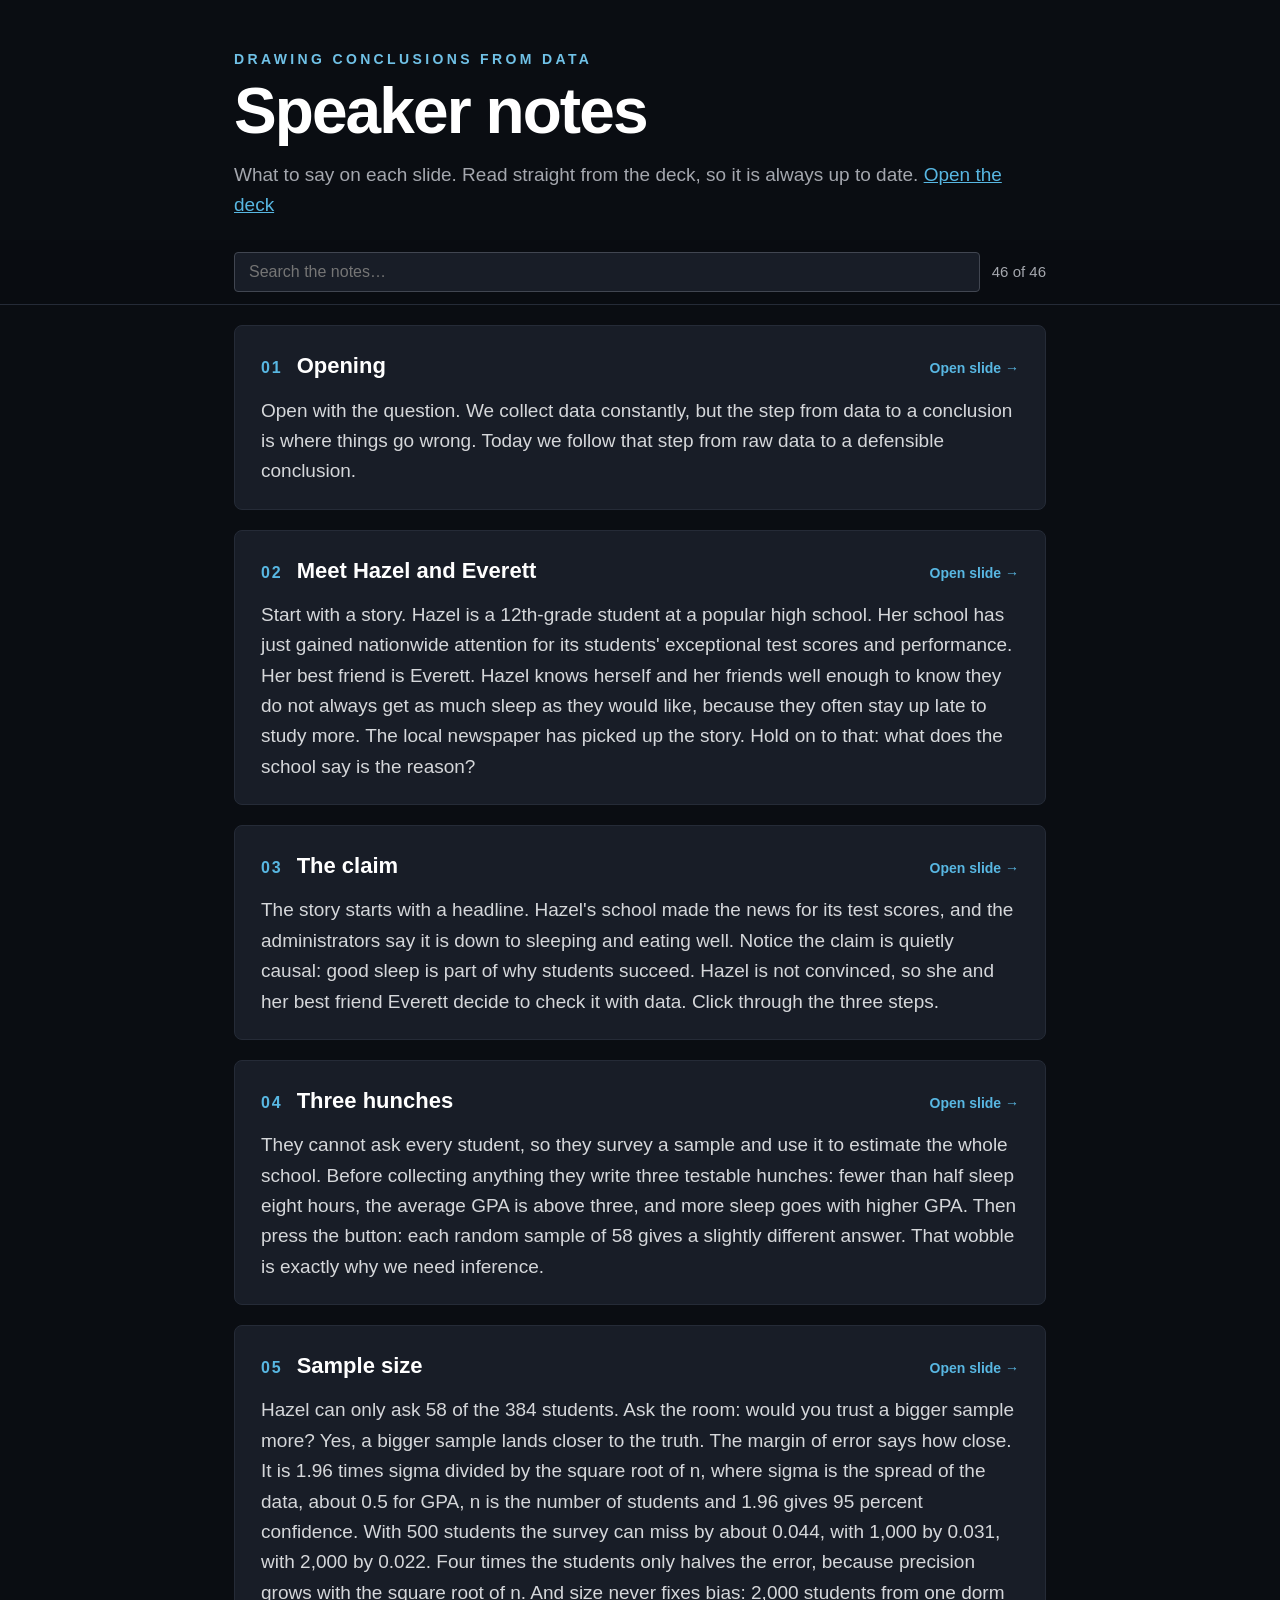
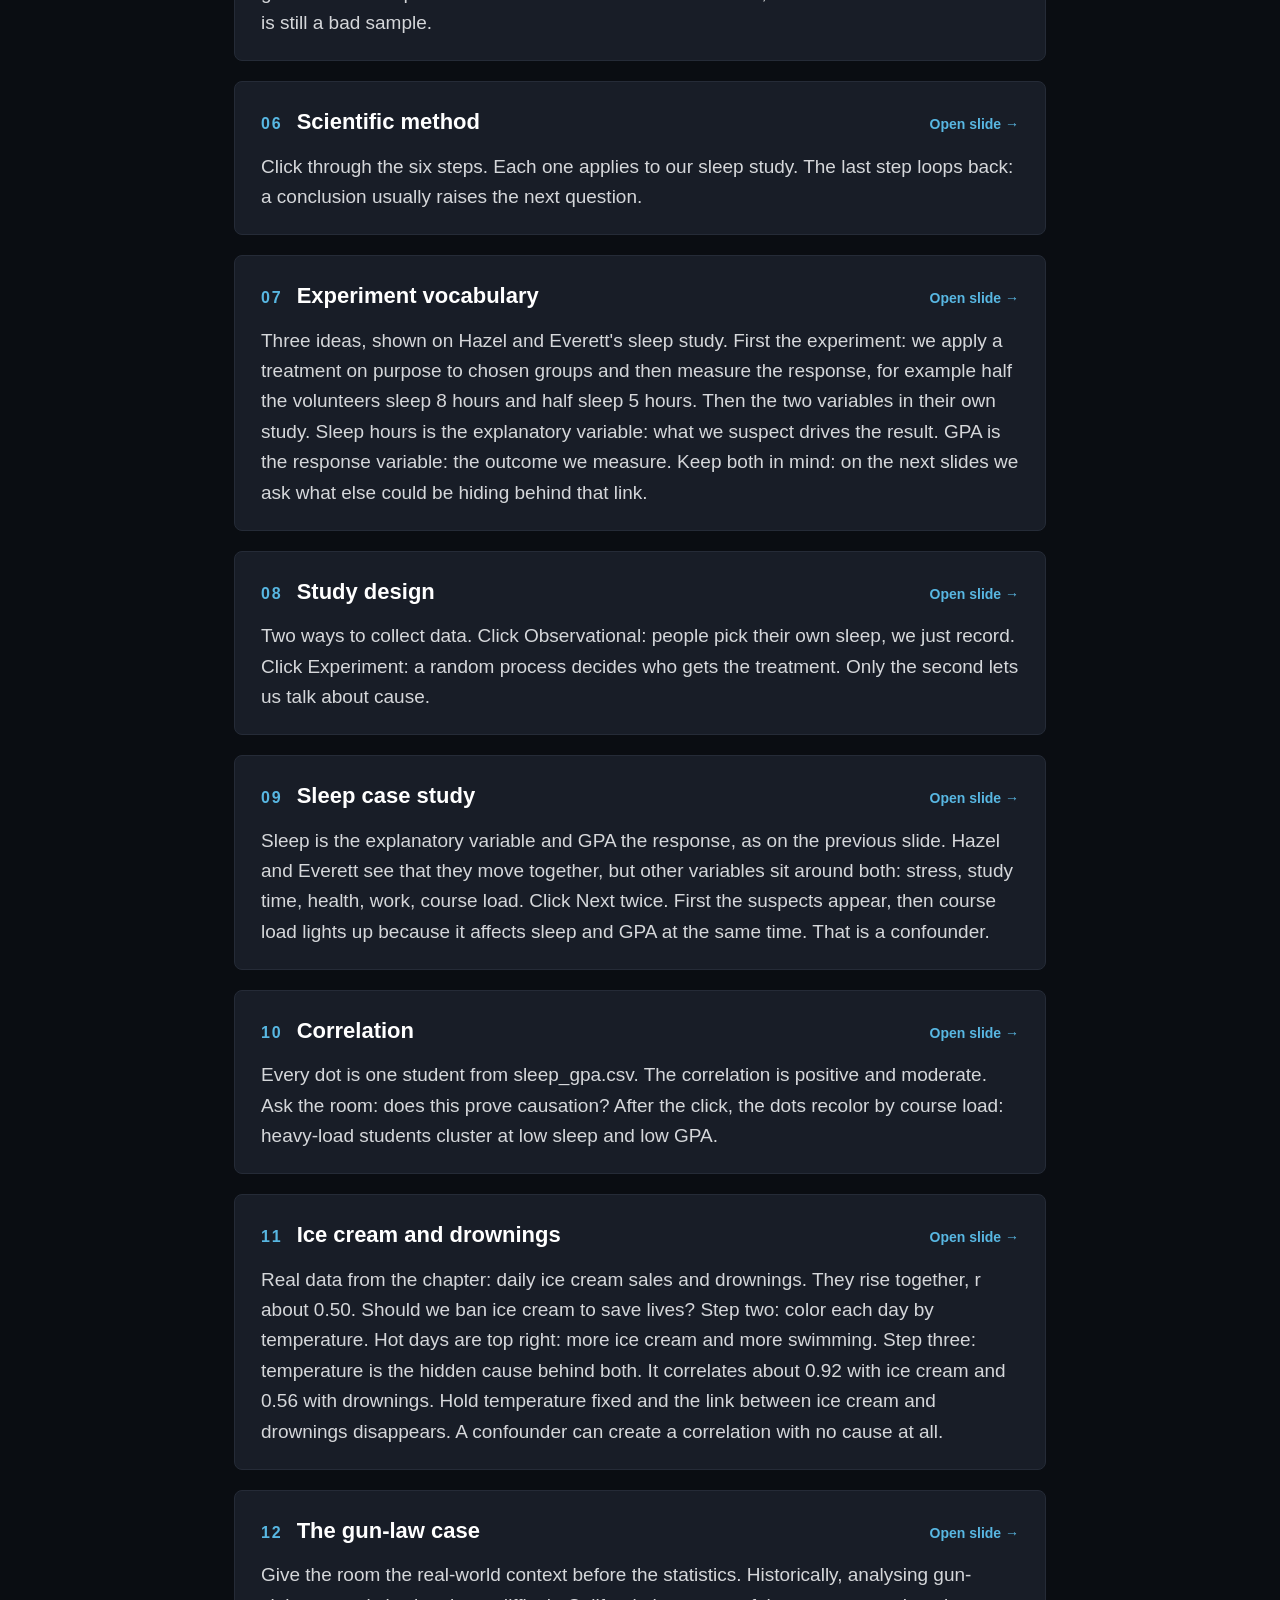
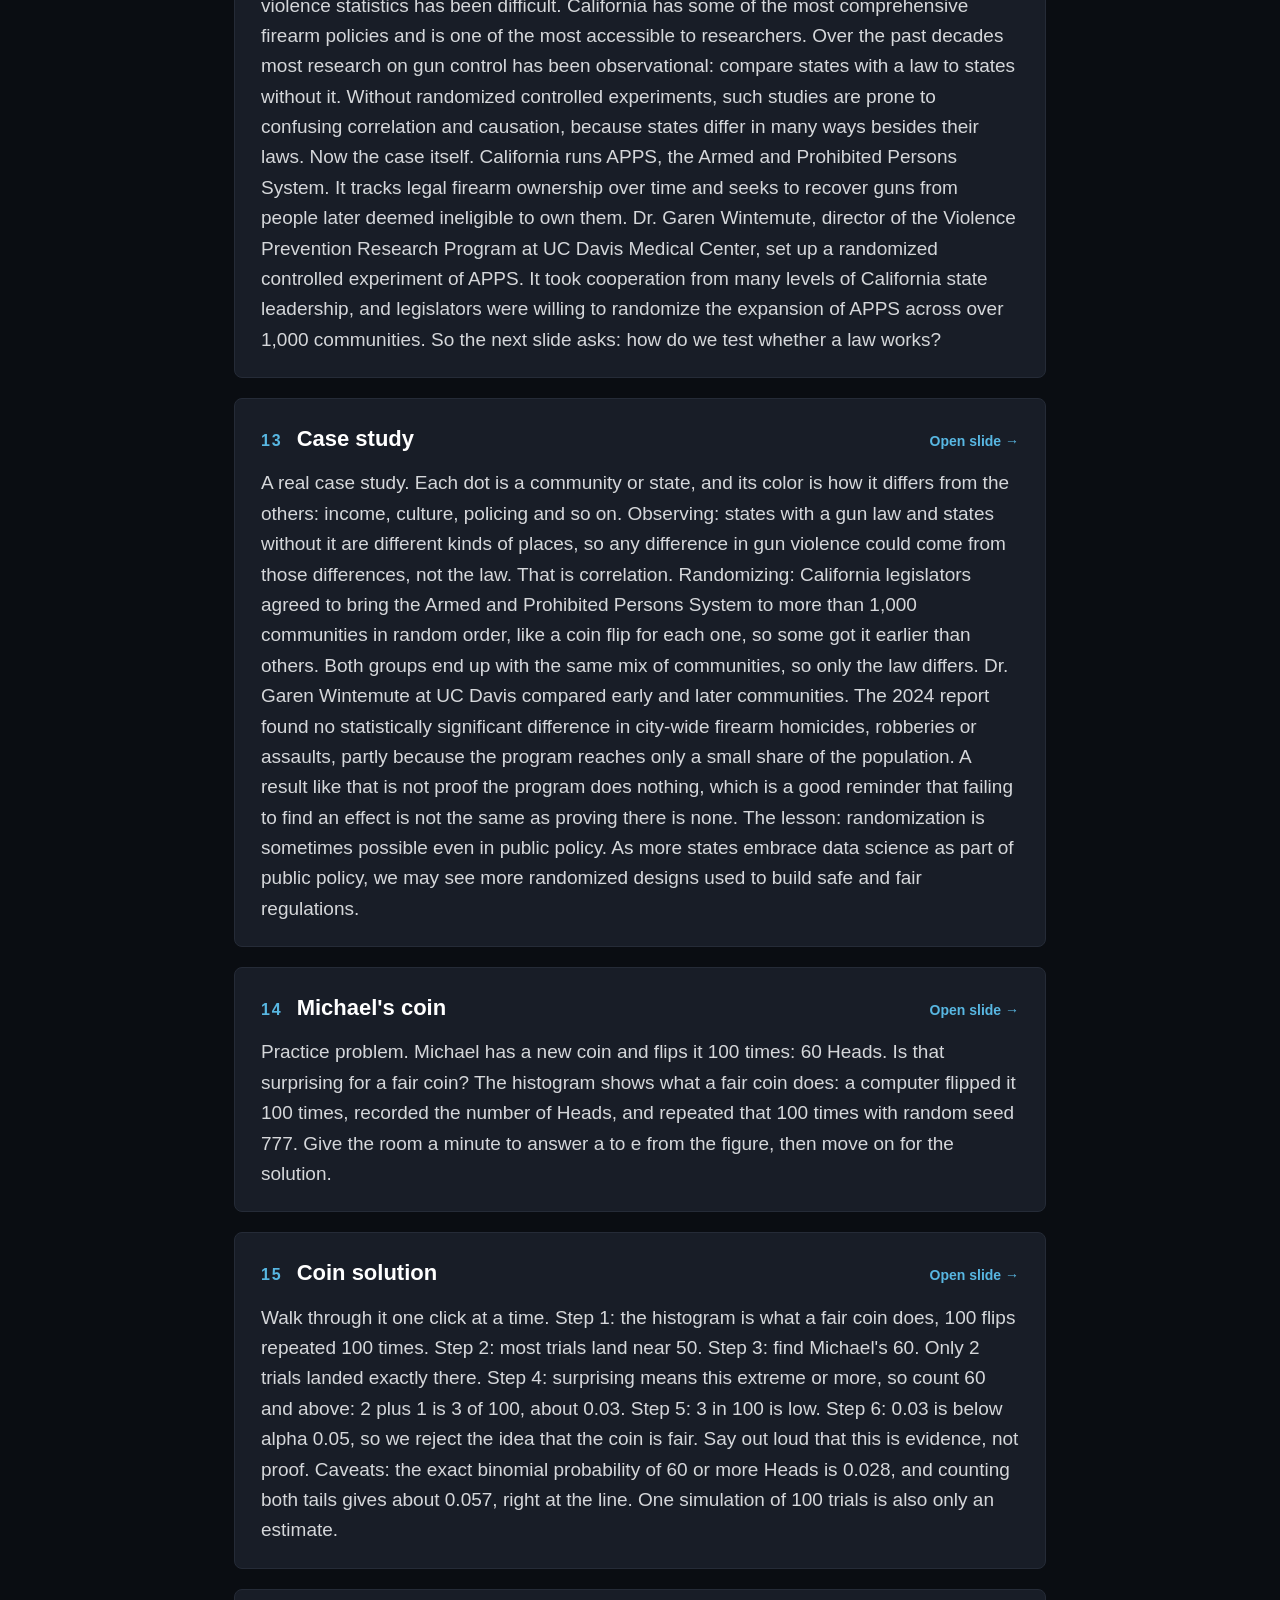
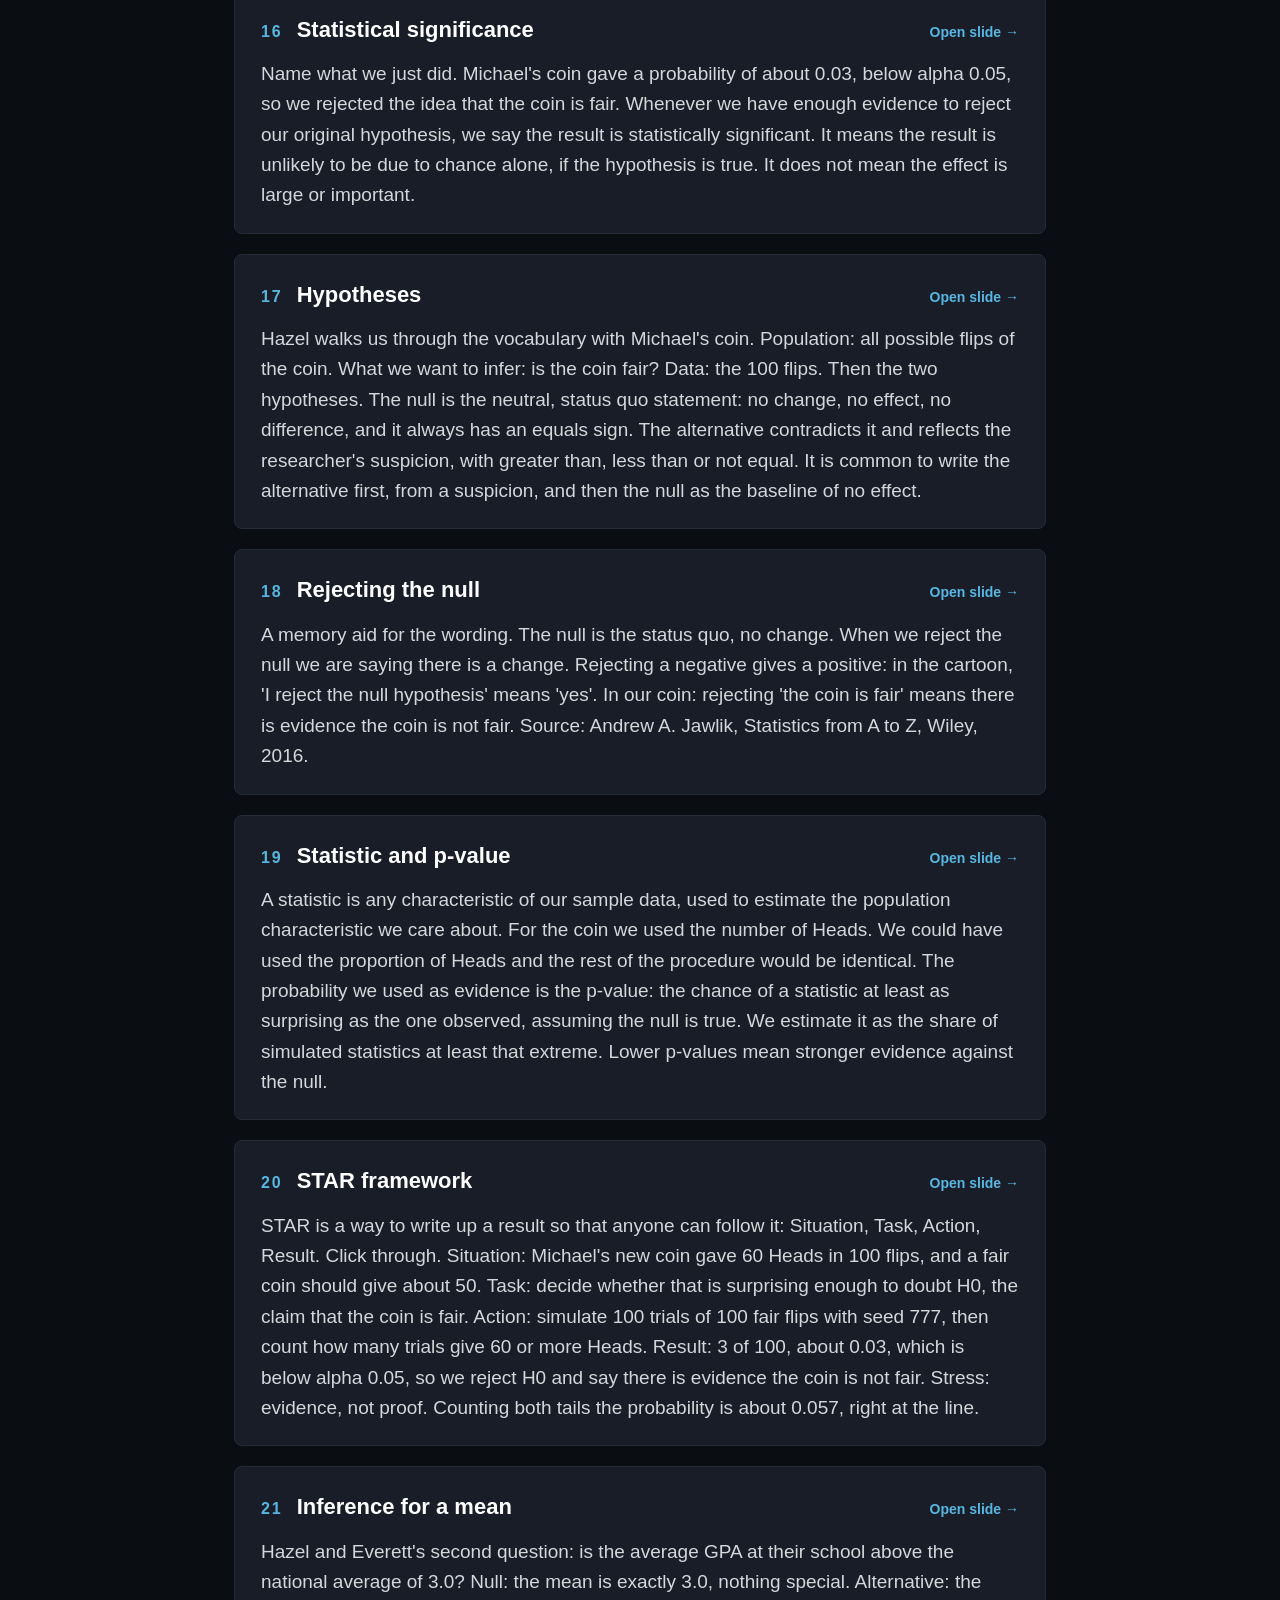
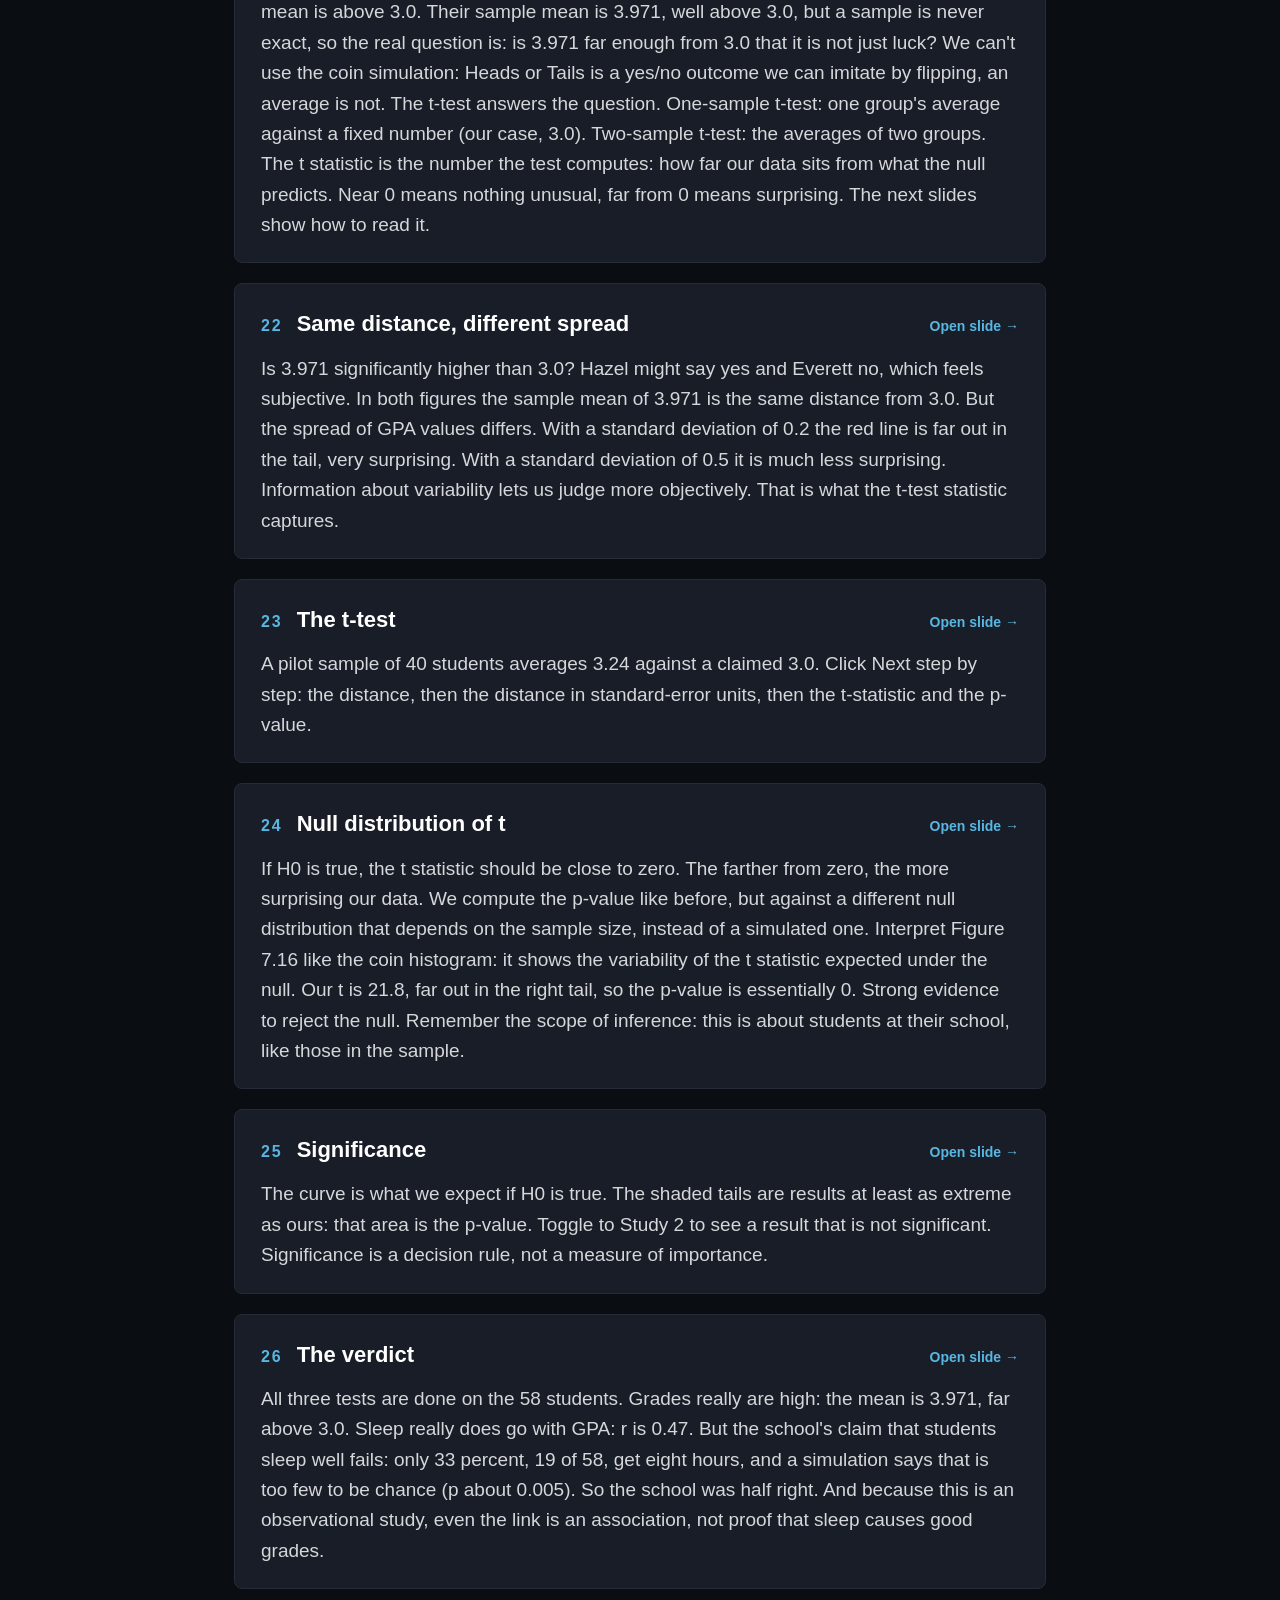
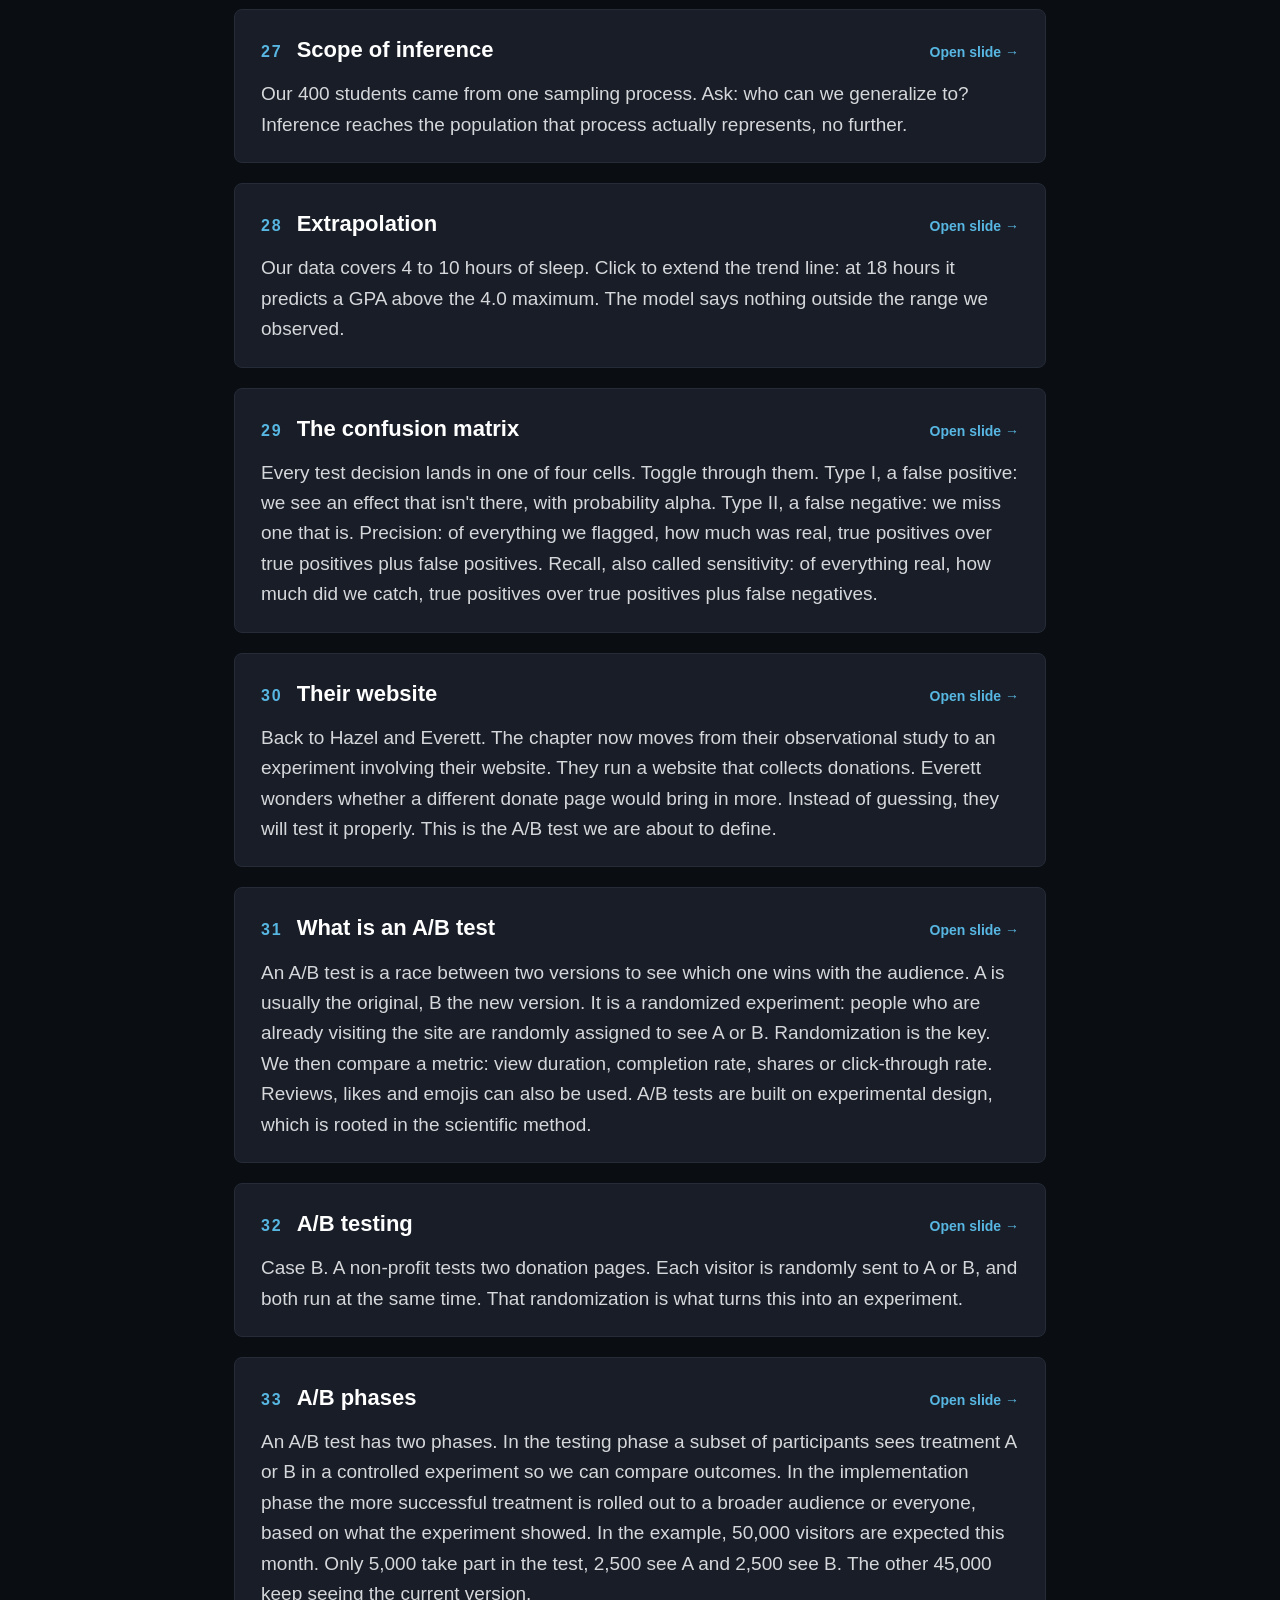
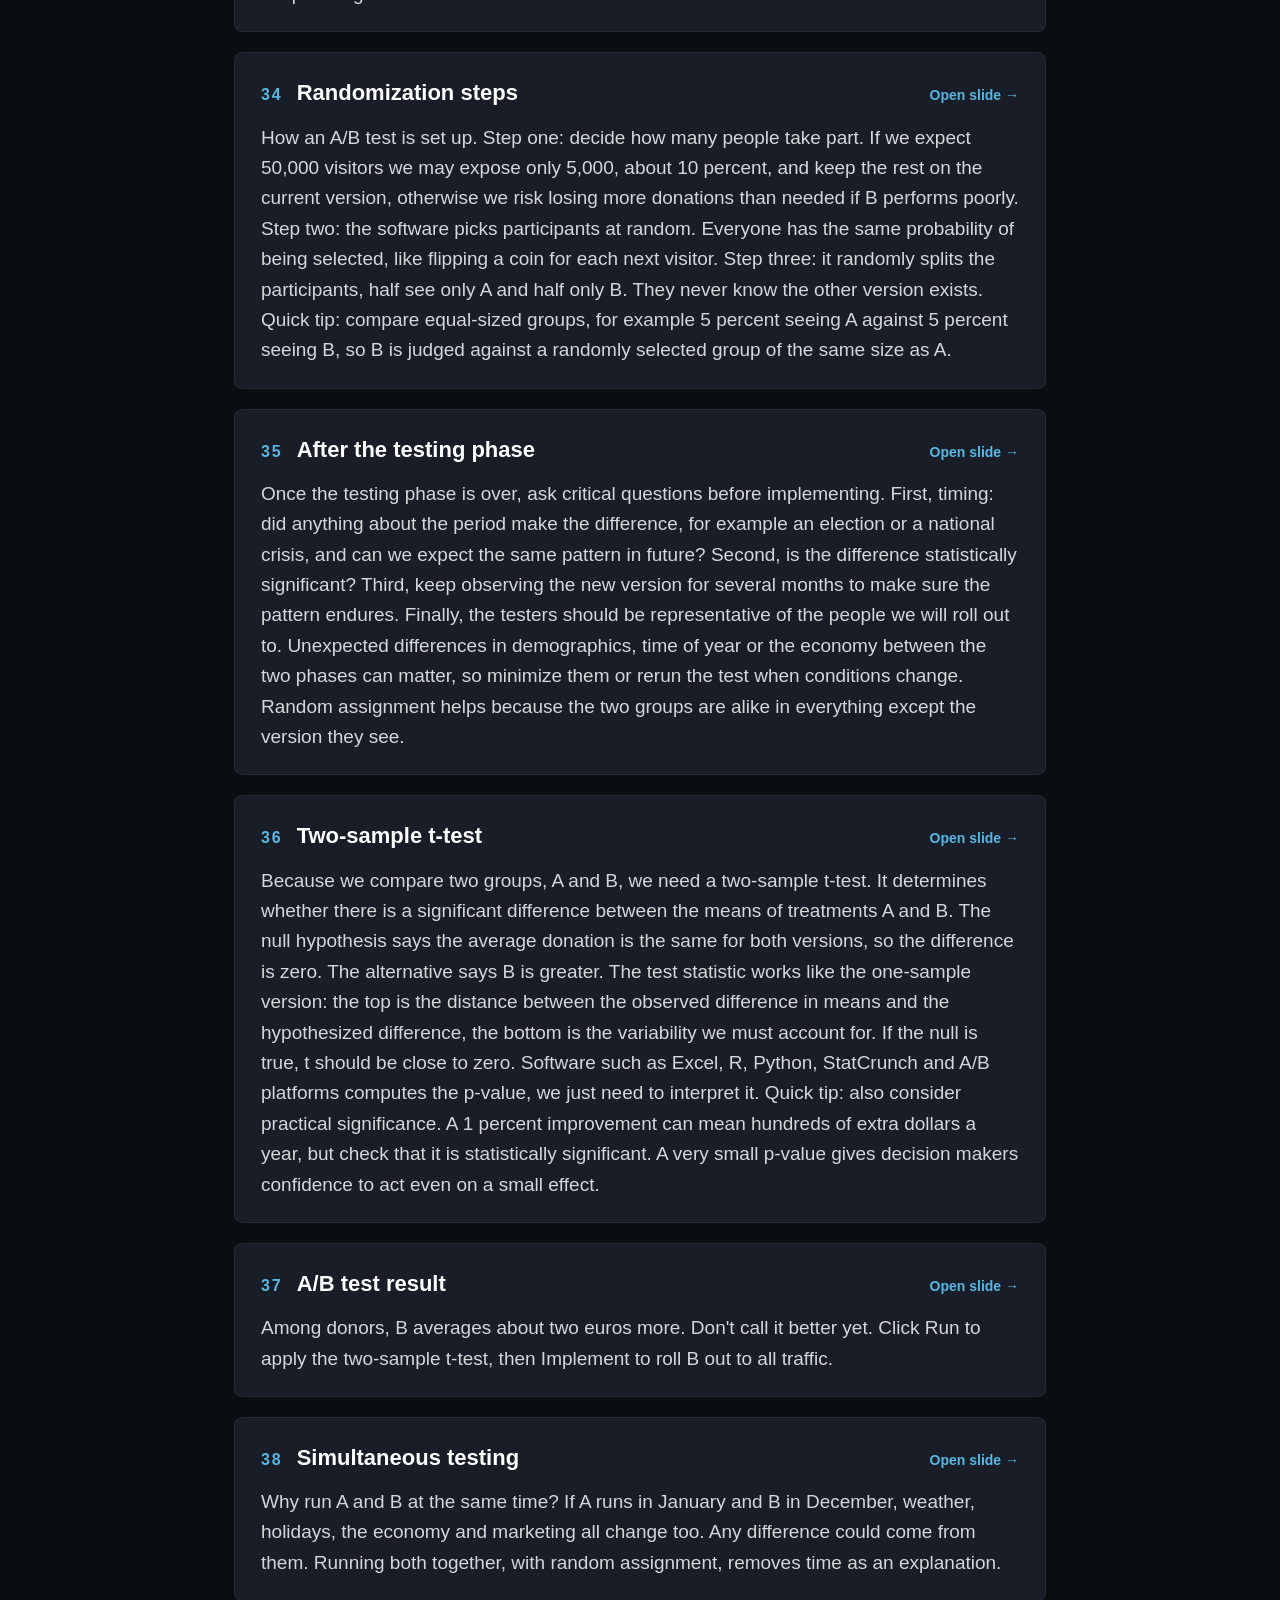
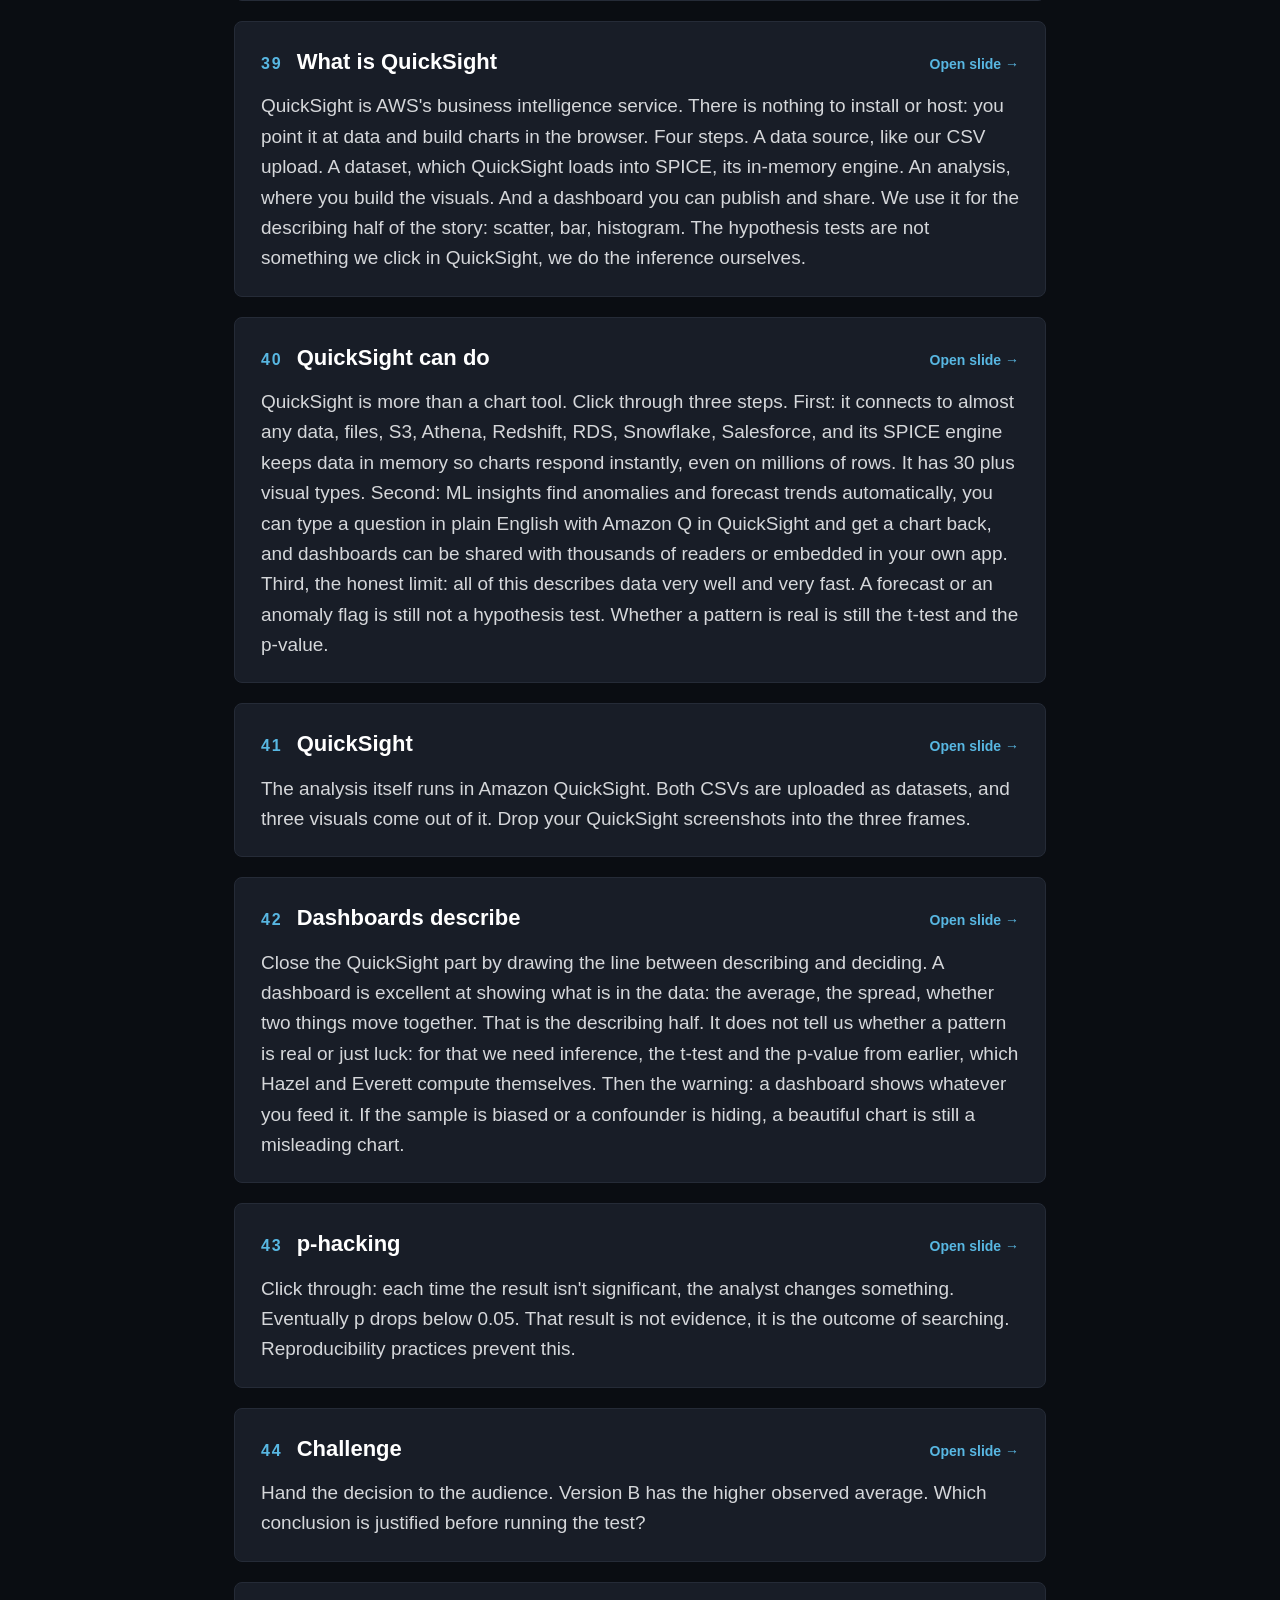
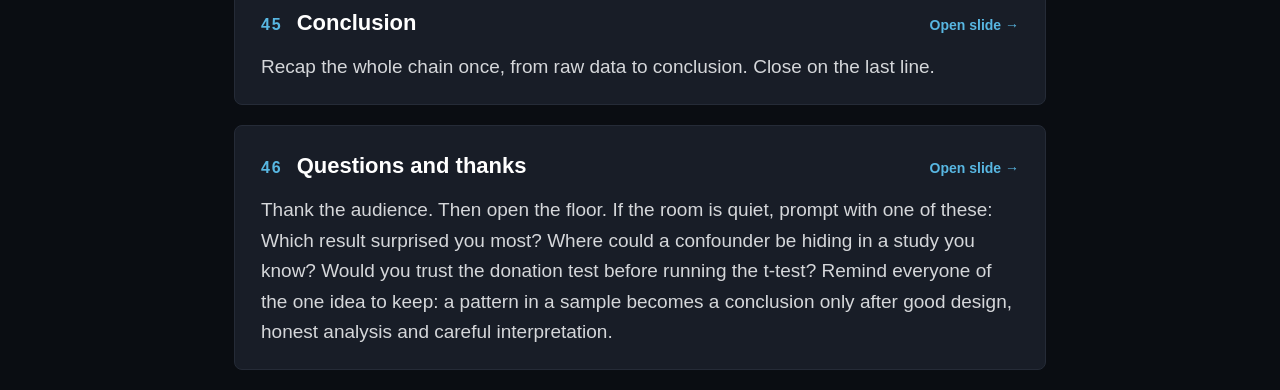
<file: notes.html>
<!doctype html>
<html lang="en">
<head>
<meta charset="utf-8">
<meta name="viewport" content="width=device-width,initial-scale=1">
<title>Speaker Notes · Drawing Conclusions From Data</title>
<style>
:root{--bg:#0a0d12;--panel:#181d27;--line:#252b37;--line2:#414651;--text:#fff;--muted:#a4a7ae;--accent:#58b7e2}
*{box-sizing:border-box}
html{scroll-padding-top:80px}
body{margin:0;background:var(--bg);color:var(--text);font-family:Lato,'Helvetica Neue',Arial,sans-serif;font-size:19px;line-height:1.6}
a{color:var(--accent)}
.wrap{max-width:860px;margin:0 auto;padding:0 24px}
header{padding:48px 0 20px}
.eyebrow{font-size:14px;font-weight:700;letter-spacing:.24em;color:#70c1e6}
h1{margin:8px 0 0;font-size:clamp(36px,7vw,64px);line-height:1.05;font-weight:900;letter-spacing:-.03em}
.lede{margin:14px 0 0;color:var(--muted)}
.bar{position:sticky;top:0;z-index:5;background:rgba(10,13,18,.94);backdrop-filter:blur(8px);border-bottom:1px solid var(--line);padding:12px 0}
.bar .wrap{display:flex;gap:12px;align-items:center}
input{flex:1;padding:10px 14px;border:1px solid var(--line2);border-radius:4px;background:var(--panel);color:#fff;font:16px Lato,sans-serif}
input:focus{outline:none;border-color:var(--accent)}
.count{color:var(--muted);font-size:15px;white-space:nowrap}
article{margin:20px 0;padding:22px 26px;background:var(--panel);border:1px solid var(--line);border-radius:8px;break-inside:avoid}
article h2{margin:0;display:flex;gap:14px;align-items:baseline;font-size:22px;font-weight:900}
article h2 .n{color:var(--accent);font-size:16px;letter-spacing:.12em}
article h2 a{margin-left:auto;font-size:14px;font-weight:700;text-decoration:none;white-space:nowrap}
article h2 a:hover{text-decoration:underline}
article p{margin:12px 0 0;color:#d5d7da}
.empty{color:var(--muted)}
mark{background:#1199d6;color:#fff;border-radius:2px}
@media print{body{background:#fff;color:#000}article{background:#fff;border-color:#bbb}article p{color:#000}.bar,header .lede a{display:none}a{color:#000}}
</style>
</head>
<body>
<header><div class="wrap">
  <div class="eyebrow">DRAWING CONCLUSIONS FROM DATA</div>
  <h1>Speaker notes</h1>
  <p class="lede">What to say on each slide. Read straight from the deck, so it is always up to date. <a href="Drawing%20Conclusions%20From%20Data.dc.html">Open the deck</a></p>
</div></header>
<div class="bar"><div class="wrap"><input id="q" type="search" placeholder="Search the notes…" aria-label="Search the notes"><span class="count" id="count"></span></div></div>
<main class="wrap" id="list"><p class="empty">Loading…</p></main>
<script>
(function () {
  var DECK = 'Drawing%20Conclusions%20From%20Data.dc.html';
  var list = document.getElementById('list'), q = document.getElementById('q'), count = document.getElementById('count'), items = [];
  function esc(s) { return s.replace(/[&<>"]/g, function (c) { return { '&': '&amp;', '<': '&lt;', '>': '&gt;', '"': '&quot;' }[c]; }); }
  function render() {
    var term = q.value.trim().toLowerCase(), shown = 0, re = term && new RegExp('(' + term.replace(/[.*+?^${}()|[\]\\]/g, '\\$&') + ')', 'ig');
    list.innerHTML = items.map(function (it) {
      if (term && (it.title + ' ' + it.notes).toLowerCase().indexOf(term) < 0) return '';
      shown++;
      var hl = function (t) { t = esc(t); return re ? t.replace(re, '<mark>$1</mark>') : t; };
      return '<article id="s' + it.n + '"><h2><span class="n">' + String(it.n).padStart(2, '0') + '</span>' + hl(it.title) +
        '<a href="' + DECK + '#' + it.n + '">Open slide →</a></h2>' +
        (it.notes ? '<p>' + hl(it.notes) + '</p>' : '<p class="empty">No notes for this slide.</p>') + '</article>';
    }).join('') || '<p class="empty">No slides match.</p>';
    count.textContent = shown + ' of ' + items.length;
  }
  fetch(DECK).then(function (r) { if (!r.ok) throw 0; return r.text(); }).then(function (t) {
    var doc = new DOMParser().parseFromString(t, 'text/html');
    items = Array.prototype.map.call(doc.querySelectorAll('section[data-label]'), function (s, i) {
      return { n: i + 1, title: s.getAttribute('data-label').replace(/^\d+\s*/, ''), notes: s.getAttribute('data-speaker-notes') || '' };
    });
    render();
    if (location.hash) { var el = document.getElementById(location.hash.slice(1)); if (el) el.scrollIntoView(); }
  }).catch(function () {
    list.innerHTML = '<p class="empty">Could not load the deck. Serve the folder over HTTP (python3 -m http.server 8000) and open this page again.</p>';
  });
  q.addEventListener('input', render);
})();
</script>
</body>
</html>
</file>
